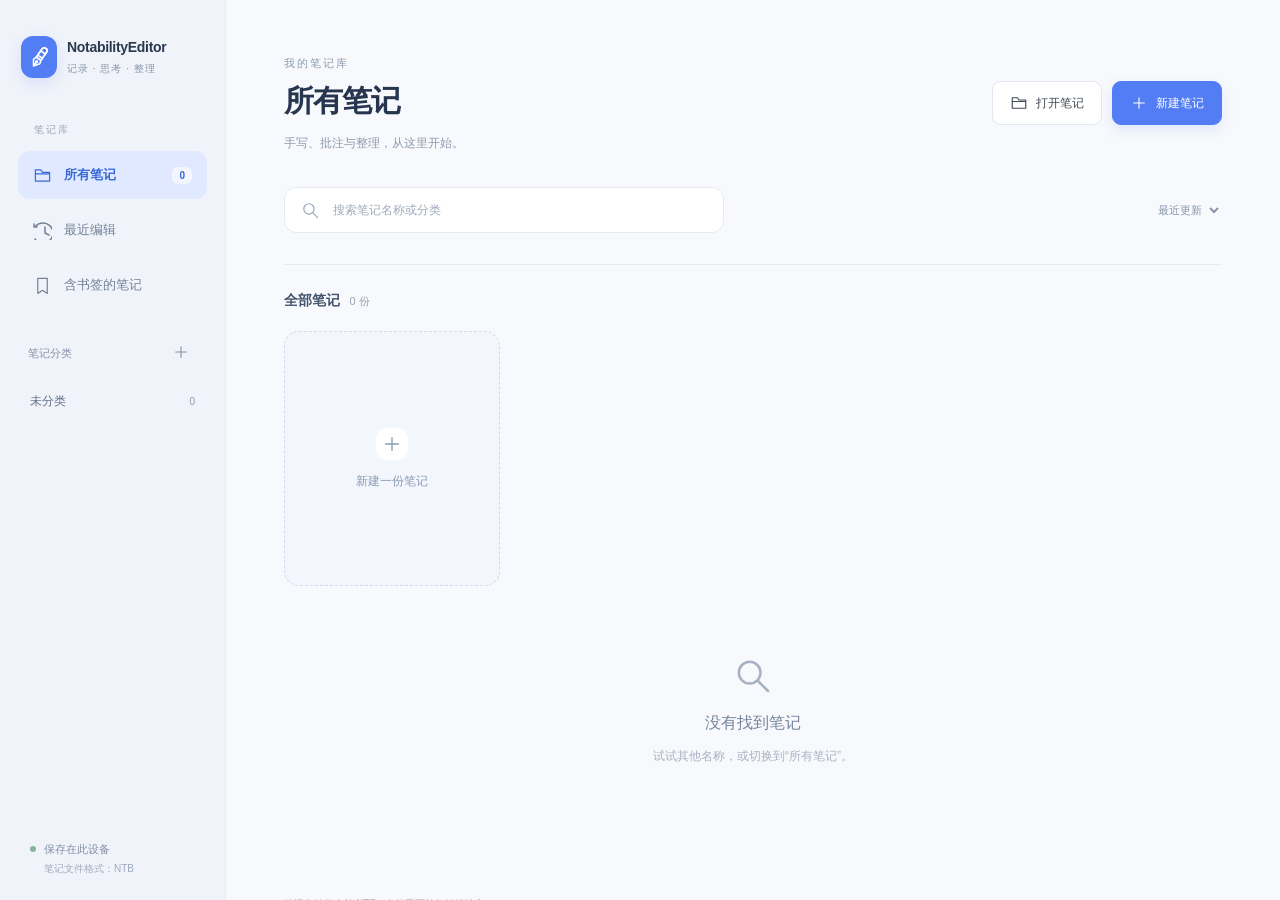
<file: android-tablet/design/index.html>
<!doctype html>
<html lang="zh-CN"><head><meta charset="utf-8"><meta name="viewport" content="width=device-width,initial-scale=1"><meta http-equiv="refresh" content="0;url=home/index.html"><title>NotabilityEditor · 主页</title></head><body><a href="home/index.html">进入笔记主页</a></body></html>
</file>
<file: android-tablet/design/shared/ui.css>
@font-face { font-family: TabletUI; src: local("Microsoft YaHei"), local("PingFang SC"); }
* { box-sizing: border-box; }
:root { font-family: TabletUI, "Segoe UI", sans-serif; color: #414954; background: #fff; --blue: #527df4; --panel: 280px; --header: 184px; }
body { margin: 0; overflow: hidden; }
button, input, select { font: inherit; }
button { color: inherit; background: none; border: 0; cursor: pointer; -webkit-tap-highlight-color: transparent; }
button:disabled { opacity: .25; cursor: default; }
button:focus-visible, input:focus-visible, select:focus-visible { outline: 2px solid #527df4; outline-offset: 3px; }
svg { width: 24px; height: 24px; fill: none; stroke: currentColor; stroke-width: 1.5; stroke-linecap: round; stroke-linejoin: round; flex-shrink: 0; }
[hidden] { display: none !important; }
.svg-defs { position: absolute; width: 0; height: 0; overflow: hidden; }
dialog { border: 1px solid #e1e4eb; border-radius: 22px; padding: 25px; width: min(460px, calc(100vw - 32px)); color: #354255; box-shadow: 0 25px 100px #102b4b30; }
dialog::backdrop { background: #20334d35; backdrop-filter: blur(3px); }
.modal-heading { display: flex; align-items: center; justify-content: space-between; margin-bottom: 17px; }
.modal-heading h2 { font-size: 19px; margin: 0; }
.modal-heading button { font-size: 26px; color: #9aabba; }
.modal-copy { font-size: 12px; line-height: 1.9; color: #7a8b9f; }
.form-label { display: block; font-size: 12px; margin: 18px 0 9px; }
.text-input { width: 100%; border: 1px solid #dce3ed; border-radius: 9px; padding: 12px; font-size: 13px; color: #293b50; background: white; }
.paper-options { display: flex; gap: 10px; }
.paper-option { flex: 1; height: 80px; border: 1px solid #dde4ee; border-radius: 9px; display: flex; align-items: center; justify-content: center; flex-direction: column; gap: 12px; font-size: 11px; }
.paper-option.chosen { border-color: #6996fa; background: #f0f5ff; color: #386ceb; }
.paper-sample { width: 34px; height: 22px; background-color: #fff; border: 1px solid #e1e6ed; }
.paper-sample.grid { background-image: linear-gradient(#dbe4eb 1px, transparent 1px), linear-gradient(90deg, #dbe4eb 1px, transparent 1px); background-size: 6px 6px; }
.paper-sample.lined { background-image: linear-gradient(#dbe4eb 1px, transparent 1px); background-size: 100% 6px; }
.modal-actions { display: flex; gap: 10px; justify-content: flex-end; margin-top: 26px; }
.button { height: 40px; padding: 0 16px; display: inline-flex; align-items: center; justify-content: center; gap: 8px; font-size: 12px; border-radius: 9px; }
.button.primary { background: #527df4; color: white; }
.setting-row { display: flex; justify-content: space-between; gap: 16px; align-items: center; padding: 15px 0; border-bottom: 1px solid #edf0f5; font-size: 12px; }
.setting-row small { display: block; font-size: 10px; color: #97a3b2; line-height: 1.6; margin-top: 5px; }
.switch { accent-color: #527df4; width: 20px; height: 20px; flex-shrink: 0; }
.library-card { padding: 16px; background: #f5f7fb; border: 1px solid #e3e9f2; border-radius: 12px; width: 100%; text-align: left; font-size: 13px; }
.library-card small { display: block; color: #91a0b2; font-size: 11px; margin-top: 8px; }
.toast { position: fixed; bottom: 80px; left: 50%; transform: translateX(-50%); background: #354155ee; color: white; padding: 13px 22px; border-radius: 12px; font-size: 12px; z-index: 100; max-width: 90vw; text-align: center; }

.home-mode #editor-root { display:none; }
body:not(.home-mode) #home-root { display:none; }
.local-dot { display:inline-block; width:6px; height:6px; border-radius:50%; background:#83b3a0; }

.button.danger { color:#c94c50; background:#fff0f0; }
.button.danger:hover { background:#ffe1e1; }

@media(max-width:420px){ .return-actions { flex-wrap:wrap; gap:8px; } .return-actions .button { flex:1 1 auto; padding:0 10px; } }

.paper-sample.dotted { background-image: radial-gradient(#a3b7d3 1px, transparent 1px); background-size: 8px 8px; }
</file>
<file: android-tablet/design/home/home.css>
.home-screen { height: 100dvh; display: grid; grid-template-columns: 226px minmax(0, 1fr); background: #f8f9fc; }
.home-sidebar { display: flex; flex-direction: column; gap: 0; padding: 36px 18px 24px; background: #f0f3f9; border-right: 1px solid #e7ebf3; }
.home-brand { display: flex; align-items: center; gap: 10px; text-decoration: none; color: #29394e; margin: 0 0 45px 3px; }
.home-brand>span { width: 36px; height: 42px; border-radius: 12px; display: grid; place-items: center; background: #527df4; color: #fff; box-shadow: 0 5px 15px #527df428; }
.home-brand svg { width: 25px; height: 25px; }
.home-brand strong { font-size: 14px; letter-spacing: -.3px; }
.home-brand small { display: block; font-size: 10px; letter-spacing: 1px; font-weight: 400; color: #8a97ac; margin-top: 7px; }
.home-nav-label { padding: 0 16px; font-size: 10px; letter-spacing: 2px; color: #9aa6b7; margin: 0 0 14px; }
.home-nav { display: grid; gap: 7px; }
.home-nav button { display: flex; align-items: center; gap: 12px; min-height: 48px; padding: 0 15px; border-radius: 12px; font-size: 13px; color: #738198; text-align: left; }
.home-nav svg { width: 19px; height: 19px; }
.home-nav button:hover { background: #e8edf7; }
.home-nav button.selected { background: #e0e9ff; color: #3869d6; font-weight: 600; }
.home-nav button>span { margin-left: auto; font-size: 10px; background: #fff9; padding: 3px 7px; border-radius: 6px; }
.home-local { margin: auto 12px 0; display: flex; align-items: flex-start; gap: 8px; font-size: 11px; color: #8190a4; line-height: 1.5; }
.home-local .local-dot { margin-top: 5px; width: 6px; height: 6px; }
.home-local small { display: block; color: #a0aabd; font-size: 10px; margin-top: 4px; }
.home-main { overflow: auto; padding: 53px clamp(24px, 4.5vw, 70px) 26px; min-width: 0; }
.home-heading { display: flex; align-items: center; justify-content: space-between; gap: 20px; margin-bottom: 34px; }
.home-eyebrow { color: #8c9bb1; font-size: 11px; letter-spacing: 2px; }
.home-heading h1 { margin: 10px 0 11px; font-size: 30px; font-weight: 650; letter-spacing: -1px; color: #26364e; }
.home-heading p { margin: 0; font-size: 12px; color: #8e9baf; line-height: 1.7; }
.home-actions { display: flex; gap: 10px; flex-shrink: 0; }
.home-actions .button { height: 44px; padding: 0 17px; background: white; border: 1px solid #e1e7f0; font-size: 12px; }
.home-actions .primary { background: #527df4; border-color: #527df4; box-shadow: 0 5px 14px #527df426; }
.home-actions svg { width: 18px; height: 18px; }
.home-search-row { display: flex; align-items: center; gap: 18px; padding-bottom: 31px; border-bottom: 1px solid #e7ebf3; }
.home-search { display: flex; align-items: center; gap: 11px; width: min(440px, 100%); background: white; padding: 0 16px; border: 1px solid #e6ebf3; height: 46px; border-radius: 12px; color: #9aa7bb; }
.home-search svg { width: 19px; height: 19px; }
.home-search input { width: 100%; min-width: 0; border: 0; background: none; outline: none; font-size: 12px; color: #3e4c63; }
.home-search input::placeholder { color: #a0abbc; }
#home-sort { margin-left: auto; padding: 10px 4px; background: none; border: 0; color: #8796ab; font-size: 11px; }
.home-section-heading { display: flex; align-items: center; gap: 10px; margin: 27px 0 21px; }
.home-section-heading h2 { font-size: 14px; color: #43536c; margin: 0; font-weight: 600; }
.home-section-heading>span { color: #9ba6b8; font-size: 11px; }
.home-notes { display: grid; grid-template-columns: repeat(auto-fill, minmax(min(190px, 100%), 1fr)); gap: 25px; align-items: start; }
.note-open { display: block; width: 100%; padding: 0; text-align: left; border-radius: 16px; }
.note-open:hover .home-cover { transform: translateY(-3px); border-color: #a9bff4; box-shadow: 0 8px 22px #37507812; }
.home-cover { aspect-ratio: 1 / 1.18; max-height: 280px; background: #eef2fa; border: 1px solid #e2e8f2; border-radius: 15px; padding: 18px 22px; position: relative; transition: transform .18s, box-shadow .18s; overflow: hidden; display: flex; justify-content: center; }
.home-cover canvas { display: block; width: auto; max-width: 100%; height: 100%; object-fit: contain; border-radius: 3px; box-shadow: 0 3px 12px #26364e1a; }
.home-cover .cover-bookmark { position: absolute; right: 12px; top: 12px; color: #527df4; width: 19px; height: 23px; fill: #c6d6ff; }
.note-open h3 { font-size: 13px; color: #3c4d67; margin: 14px 0 7px; font-weight: 600; overflow: hidden; text-overflow: ellipsis; white-space: nowrap; }
.note-open p { display: flex; gap: 8px; color: #9aa7bb; font-size: 10px; margin: 0; }
.home-create-tile { aspect-ratio: 1 / 1.18; max-height: 280px; border: 1px dashed #d1dbea; border-radius: 15px; display: flex; flex-direction: column; align-items: center; justify-content: center; gap: 13px; background: #f3f6fc; color: #8a9bb6; font-size: 12px; }
.home-create-tile:hover { border-color: #8aa8ed; background: #eef3ff; color: #527df4; }
.home-create-tile svg { width: 32px; height: 32px; padding: 5px; background: white; border-radius: 10px; }
.home-empty { text-align: center; padding: 70px 15px; color: #a7b1c1; }
.home-empty>svg { width: 40px; height: 40px; }
.home-empty h2 { font-size: 16px; color: #74849c; font-weight: 500; }
.home-empty p { font-size: 12px; }
.home-footer { margin-top: 50px; color: #aab4c4; font-size: 10px; }
@media (max-width: 1000px) {
  .home-screen { grid-template-columns: 190px minmax(0, 1fr); }
  .home-sidebar { padding: 30px 12px 24px; }
  .home-brand { gap: 7px; }
  .home-brand strong { font-size: 12px; }
  .home-main { padding: 35px 25px 24px; }
  .home-heading { align-items: flex-start; flex-wrap: wrap; gap: 22px; }
  .home-notes { gap: 18px; }
}
@media (max-width: 600px) {
  .home-screen { display: flex; flex-direction: column; }
  .home-sidebar { padding: 19px 18px 14px; border: 0; background: #f0f3f9; flex-shrink: 0; }
  .home-brand { margin: 0 0 19px; }
  .home-brand strong { font-size: 15px; }
  .home-nav-label, .home-local { display: none; }
  .home-nav { display: flex; gap: 5px; }
  .home-nav button { min-height: 40px; padding: 0 9px; gap: 5px; font-size: 11px; }
  .home-nav svg { width: 16px; height: 16px; }
  .home-nav button>span { display: none; }
  .home-main { flex: 1; min-height: 0; padding: 26px 20px; }
  .home-heading { margin-bottom: 24px; }
  .home-heading h1 { font-size: 26px; }
  .home-actions .button { height: 42px; }
  .home-search-row { gap: 8px; padding-bottom: 23px; }
  .home-search { padding: 0 11px; }
  #home-sort { width: 85px; flex-shrink: 0; }
  .home-notes { grid-template-columns: repeat(2, minmax(0, 1fr)); gap: 18px 13px; }
  .home-cover { padding: 14px; }
  .note-open h3 { font-size: 12px; }
  .note-open p { flex-direction: column; gap: 5px; }
}
@media (prefers-reduced-motion: reduce) { .home-cover { transition: none; } }

/* Notebook library categories stay separate from editor tool preferences. */
.home-sidebar { min-height: 0; overflow-y: auto; }
.home-category-heading { display:flex; align-items:center; justify-content:space-between; margin:28px 10px 10px; font-size:11px; color:#8591a5; }
.home-category-heading button { width:32px; height:32px; border-radius:10px; }
.home-category-heading svg { width:18px; height:18px; }
.home-categories { display:flex; flex-direction:column; gap:4px; }
.home-category-row { display:flex; min-width:0; align-items:center; gap:2px; }
.category-filter { min-width:0; flex:1; min-height:44px; display:flex; align-items:center; justify-content:space-between; gap:8px; padding:9px 12px; border-radius:12px; text-align:left; font-size:12px; color:#62718a; }
.category-filter>span:first-child { overflow:hidden; text-overflow:ellipsis; white-space:nowrap; }
.category-filter.selected { background:#e1e9fb; color:#356ce6; }
.category-count { font-size:10px; color:#8e9cb0; }
.category-more { flex-shrink:0; width:32px; min-height:40px; border-radius:10px; color:#7b89a0; }
.category-more:hover,.home-category-heading button:hover { background:#e1e9fb; }
.home-note-card { min-width:0; }
.note-category { display:block; max-width:100%; margin-top:10px; padding:5px 10px; background:#edf1f8; border-radius:8px; font-size:10px; color:#657b9a; white-space:nowrap; overflow:hidden; text-overflow:ellipsis; }
.note-category:hover { background:#e1e9fb; color:#356ce6; }
.form-error { color:#c94c50; font-size:12px; min-height:16px; }
@media(max-width:600px) {
  .home-sidebar { overflow:visible; }
  .home-category-heading { margin:12px 4px 2px; }
  .home-categories { flex-direction:row; overflow-x:auto; max-height:52px; gap:6px; }
  .home-category-row { flex-shrink:0; max-width:220px; }
  .category-filter { min-height:40px; }
  .category-more { width:25px; }
}

@media print { #home-root { display: none; } }

.home-note-actions { display:flex; align-items:center; gap:8px; margin-top:8px; }
.home-note-actions .note-category { margin:0; min-width:0; }
.notebook-more { margin-left:auto; flex-shrink:0; width:40px; height:40px; border-radius:10px; display:grid; place-items:center; color:#71819b; }
.notebook-more:hover { background:#e1e9fb; color:#356ce6; }
.notebook-more svg { width:20px; height:20px; }
.delete-notebook-name { font-weight:600; overflow-wrap:anywhere; }
</file>
<file: android-tablet/design/editor/editor.css>
.app-header { height: var(--header); background: linear-gradient(#f6f6f8, #f7f7f9); border-bottom: 1px solid #d8dbe0; position: relative; }
.icon-button { width: 44px; height: 44px; border-radius: 10px; display: inline-flex; align-items: center; justify-content: center; flex-shrink: 0; }
.icon-button:hover { background: #edf0f5; }
.library-button { position: absolute; left: 20px; top: 22px; width: 54px; height: 54px; background: #fff; border-radius: 20px; box-shadow: 0 8px 22px #242c3c10; }
.library-button svg { width: 26px; height: 26px; }
.brand-mark { display: none; }
.document-heading { position: absolute; bottom: 9px; left: 23px; right: 30px; }
.document-title { display: block; line-height: 30px; font-size: 21px; color: #191b20; text-align: left; padding: 0; max-width: 100%; overflow: hidden; white-space: nowrap; text-overflow: ellipsis; }
.document-title span { font-size: 12px; color: #a7aab0; margin-left: 7px; }
.document-state { display: none; }
.document-state[data-error="true"] { display: block; position: fixed; bottom: 22px; left: 18px; padding: 12px; background: #fff3f1; border-radius: 12px; font-size: 12px; color: #bc5a4b; z-index: 30; }
.document-controls { position: fixed; top: 22px; right: 18px; display: flex; align-items: center; gap: 4px; padding: 5px 8px; background: #fff; border-radius: 20px; box-shadow: 0 8px 25px #242c3c12; z-index: 50; }
.document-controls .icon-button { width: 43px; height: 44px; }
.document-controls svg { width: 26px; height: 26px; }
#toggle-pages[aria-expanded="true"] { color: #416bdf; background: #edf2ff; }
#toggle-pages[aria-expanded="true"] svg { fill: #6286ef33; }
.workspace { display: flex; height: calc(100dvh - var(--header)); padding-right: var(--panel); }
.pages-hidden .workspace { padding-right: 0; }
.editor { flex: 1; min-width: 0; position: relative; display: flex; flex-direction: column; background: white; }
.editor-topline { display: none; }
.tool-dock { position: fixed; top: 22px; left: calc((100% - 180px) / 2); transform: translateX(-50%); width: min(760px, calc(100vw - 340px)); background: #fff; border: 1px solid #ffffffcc; border-radius: 23px; box-shadow: 0 9px 25px #242c3c19; z-index: 40; overflow: hidden; }
.tools { height: 59px; display: flex; justify-content: space-evenly; align-items: center; padding: 0 15px; gap: 6px; }
.tool { display: flex; flex: 1; flex-direction: column; gap: 3px; align-items: center; justify-content: center; position: relative; height: 52px; max-width: 96px; min-width: 44px; border-radius: 10px; color: #535a65; }
.tool svg { width: 30px; height: 30px; stroke-width: 1.35; }
.tool span { display: block; font-size: 10px; line-height: 12px; white-space: nowrap; }
.tool:hover { background: #f3f5f9; }
.tool .ink-fill { fill: white; }
.tool .ink-tip { fill: currentColor; fill-opacity: .3; }
.tool.active { color: var(--ink-color, #356ce6); }
.tool.active .ink-fill { fill: var(--ink-color, #356ce6); fill-opacity: .65; }
.tool.active .ink-tip { fill: var(--ink-color, #356ce6); fill-opacity: .9; }
.tool.active::after { content: ""; position: absolute; bottom: 0; left: 25%; right: 25%; height: 2px; background: currentColor; border-radius: 3px; }
.tool[data-tool="eraser"].active { color: #535a65; }
.tool[data-tool="eraser"].active svg { fill: #f0a5bc88; }
.tool[data-tool="lasso"].active svg { fill: #a8bff799; }
.tool[data-tool="hand"].active { color: #535a65; }
.tool[data-tool="image"].active, .tool[data-tool="lasso"].active { color: #527df4; }
.toolbox-settings { width: 30px; min-width: 24px; }
.toolbox-settings svg { width: 18px; }
.divider { width: 1px; height: 30px; background: #d9dbe0; flex-shrink: 0; }
.tool-divider { height: 25px; margin: 0 4px; }
.tool-options { height: 57px; border-top: 1px solid #e0e0e5; padding: 0 15px; overflow-x: auto; scrollbar-width: thin; }
.ink-options, .eraser-options, .hand-options, .selection-menu { display: flex; height: 100%; align-items: center; justify-content: center; gap: 15px; }
.ink-options { width: max-content; min-width: 100%; }
.image-options { display: flex; align-items: center; gap: 10px; height: 100%; width: max-content; min-width: 100%; }
.image-options .segment { min-height: 40px; padding: 0 13px; font-size: 12px; gap: 5px; }
.image-options svg { width: 20px; height: 20px; }
#image-status { font-size: 11px; color: #9299a4; white-space: nowrap; }
.colors { display: flex; align-items: center; justify-content: space-around; flex: 1; gap: 9px; min-width: 0; }
.swatch { width: 29px; height: 29px; border-radius: 50%; padding: 0; background: var(--swatch); position: relative; border: 1px solid #11111106; flex-shrink: 0; }
.swatch.selected { outline: 1.5px solid #7193fa; outline-offset: 3px; }
.swatch.selected::after { content: ""; position: absolute; width: 4px; height: 17px; border-radius: 2px; background: white; left: 12px; top: 5px; transform: rotate(44deg); }
.custom-color { width: 29px; height: 29px; border-radius: 50%; background: #eeeff2; color: #747d89; font-size: 22px; position: relative; display: grid; place-items: center; overflow: hidden; cursor: pointer; flex-shrink: 0; }
.custom-color input { position: absolute; inset: 0; opacity: 0; cursor: pointer; width: 100%; height: 100%; }
.width-presets, .eraser-sizes { display: flex; gap: 9px; align-items: center; }
.width-presets button, .eraser-sizes button { height: 32px; width: 32px; padding: 0; border-radius: 50%; background: #eff0f3; display: grid; place-items: center; }
.width-presets i, .eraser-sizes i { display: block; width: var(--dot); height: var(--dot); border-radius: 50%; background: #454e5d; }
.width-presets .chosen, .eraser-sizes .chosen { outline: 1.5px solid #7193fa; outline-offset: 3px; }
.width-button { width: 24px; height: 36px; padding: 0; color: #8992a0; }
.width-button small { font-size: 9px; }
.selection-menu button, .segment { display: flex; align-items: center; justify-content: center; gap: 10px; height: 35px; padding: 0 22px; border-radius: 24px; background: #f0f0f2; font-size: 14px; color: #646b76; white-space: nowrap; }
.selection-menu button.chosen, .segment.chosen { background: #eef3ff; outline: 1.5px solid #668af5; color: #536782; }
.selection-menu svg { width: 28px; height: 24px; }
.eraser-options { gap: 19px; }
.eraser-options .segment { padding: 0 18px; gap: 7px; font-size: 13px; }
.eraser-options .segment svg { width: 29px; }
.hand-options { color: #9299a4; font-size: 12px; }
.hand-options svg { width: 20px; }
.hand-options button { color: #527df4; padding: 10px; }
.viewport { flex: 1; min-height: 0; overflow: auto; overscroll-behavior: contain; scrollbar-width: thin; padding: 0 0 60px; background: white; }
.paper-space { position: relative; margin: 0 auto; }
.paper { position: relative; width: 900px; height: 1272px; background: #fff; transform-origin: top left; overflow: hidden; }
.paper canvas { width: 900px; height: 1272px; position: absolute; inset: 0; }
#overlay { touch-action: none; cursor: crosshair; }
#overlay.hand { cursor: grab; }
#overlay.dragging { cursor: grabbing; }
.canvas-footer { position: absolute; bottom: 19px; right: 18px; display: flex; gap: 12px; align-items: flex-end; z-index: 10; pointer-events: none; }
.preview-label { display: none; }
.view-controls { display: flex; align-items: center; gap: 4px; padding: 4px 8px; background: #ffffffee; box-shadow: 0 4px 20px #242c3c14; border: 1px solid #eeeeef; border-radius: 18px; font-size: 11px; color: #9ca3ad; pointer-events: auto; }
.view-controls button { min-width: 28px; height: 35px; border-radius: 8px; }
.view-controls button:hover { background: #eef2fa; }
.view-controls button:first-child, .view-controls button:nth-child(3) { font-size: 22px; }
.view-controls .divider { height: 16px; margin: 0 5px; }
.pages-panel { width: var(--panel); position: fixed; top: 0; right: 0; bottom: 0; background: #f5f5f8; border-left: 1px solid #cdd0d7; display: flex; flex-direction: column; padding-top: 97px; z-index: 25; }
.pages-hidden .pages-panel { display: none; }
.page-search { display: flex; align-items: center; gap: 10px; margin: 0 15px 16px; padding: 0 16px; height: 53px; min-height: 53px; background: white; border: 1px solid #dddfe5; border-radius: 28px; color: #9096a1; }
.page-search svg { width: 20px; }
.page-search input { min-width: 0; width: 100%; background: none; border: 0; outline: none; font-size: 16px; color: #4a535f; }
.panel-heading { display: flex; align-items: center; padding: 0 14px 17px; gap: 8px; }
.panel-heading select { border: 0; background: none; color: #22262e; font-size: 15px; font-weight: 600; min-width: 0; max-width: 150px; }
.panel-heading>span { color: #9da3ae; font-size: 10px; margin-left: auto; }
.panel-heading .icon-button { display: none; }
.note-info { display: none; }
.page-list { overflow: auto; flex: 1; padding: 0 15px; scrollbar-width: thin; }
.page-card { position: relative; padding: 0; margin: 0 0 18px; }
.page-open { border: 0; background: none; width: 100%; display: block; padding: 0; }
.page-preview { position: relative; background: white; border: 1px solid #bfc4ce; border-radius: 9px; overflow: hidden; width: 100%; aspect-ratio: 900 / 1272; }
.selected .page-preview { border: 3px solid #4b7bf8; }
.page-preview canvas { width: 100%; height: 100%; display: block; object-fit: cover; }
.page-meta { text-align: center; margin-top: 7px; color: #9ba2b0; font-size: 12px; }
.page-meta small { display: none; }
.page-bookmark { position: absolute; top: 1px; right: 8px; color: #7f8794; width: 29px; height: 35px; padding: 0; }
.page-bookmark svg { height: 29px; width: 25px; fill: #ffffffd9; }
.page-bookmark.bookmarked { color: #4b7bf8; }
.page-bookmark.bookmarked svg { fill: #a8bff7; }
.page-more { position: absolute; bottom: 37px; left: 9px; background: #ffffffee; width: 30px; height: 30px; border: 1px solid #9ca5b3; border-radius: 50%; padding: 0; display: grid; place-items: center; }
.page-more svg { width: 21px; }
.empty-pages { color: #929ba8; font-size: 12px; text-align: center; padding: 30px 0; }
.add-page { display: flex; align-items: center; justify-content: center; gap: 9px; background: white; border-radius: 13px; margin: 10px 15px 9px; min-height: 45px; box-shadow: 0 4px 18px #242c3c09; font-size: 13px; color: #527df4; }
.add-page svg { width: 18px; }
.sidebar-footer { font-size: 9px; color: #9ca6b4; display: flex; align-items: center; gap: 6px; margin: 0 18px 10px; }
.sidebar-footer button { margin-left: auto; font-size: 14px; }
.local-dot { width: 4px; height: 4px; background: #87b29e; border-radius: 50%; }
.popover { position: fixed; background: #fafafcee; border: 1px solid #e8e8ed; border-radius: 23px; padding: 14px; box-shadow: 0 12px 40px #242c3c20; backdrop-filter: blur(20px); z-index: 70; }
.popover button { display: flex; align-items: center; gap: 14px; width: 100%; padding: 13px 15px; text-align: left; border-radius: 10px; font-size: 14px; min-height: 46px; }
.popover button:hover { background: #e4e8f1; }
.popover button small { display: block; color: #8b94a3; font-size: 11px; margin-top: 5px; }
.menu-label { display: block; color: #919aa7; font-size: 11px; padding: 10px; }
.popover p { font-size: 10px; color: #929aa8; line-height: 1.8; margin: 10px; }
.more-menu { top: 86px; right: 18px; width: 330px; max-height: calc(100dvh - 105px); overflow: auto; }
.menu-group { display: block; background: #ededf1; border-radius: 13px; margin-bottom: 13px; overflow: hidden; }
.menu-group button { border-radius: 0; border-bottom: 1px solid #dcdde4; padding: 15px 17px; }
.menu-group button:last-child { border: 0; }
.menu-group:not(.file-actions) button { justify-content: space-between; }
.pdf-icon { border: 1px solid currentColor; border-radius: 3px; padding: 5px 2px; font-size: 8px; width: 24px; text-align: center; }
.more-footer { display: flex; align-items: center; justify-content: center; color: #979eaa; font-size: 11px; }
.more-footer button { width: 45px; height: 32px; padding: 0; min-height: 32px; justify-content: center; font-size: 20px; }
.export-menu { right: 34px; top: 96px; width: 300px; }
.export-menu button small { margin-left: auto; }
.page-context-menu { width: 248px; padding: 10px; }
.danger { color: #ec5968; }
.selection-actions { position: absolute; top: 12px; left: 50%; transform: translateX(-50%); display: flex; align-items: center; gap: 15px; padding: 5px 14px; background: #fff; border: 1px solid #dce3ef; border-radius: 12px; box-shadow: 0 5px 20px #26334612; font-size: 11px; white-space: nowrap; z-index: 20; }
.selection-actions>span { color: #8b97a8; }
.selection-actions button { display: flex; align-items: center; gap: 5px; height: 35px; color: #527df4; }
.selection-actions svg { width: 16px; }
.left-hand .workspace { padding-left: var(--panel); padding-right: 0; }
.left-hand.pages-hidden .workspace { padding-left: 0; }
.left-hand .pages-panel { right: auto; left: 0; border-left: 0; border-right: 1px solid #cdd0d7; }
.toolbox-bottom .tool-dock { top: auto; bottom: 75px; }
.toolbox-bottom .viewport { padding-bottom: 200px; }
.focus-mode .app-header, .focus-mode .pages-panel { display: none; }
.focus-mode .workspace { height: 100dvh; padding: 0; }
.focus-exit { display: none; }
.focus-mode .focus-exit { display: block; position: absolute; bottom: 20px; left: 18px; background: white; border: 1px solid #e5e8ef; border-radius: 15px; min-height: 44px; padding: 0 17px; color: #527df4; box-shadow: 0 5px 20px #242c3c10; z-index: 20; }
@media (max-width: 1100px) {
  :root { --panel: 260px; }
  .tool-dock { width: calc(100vw - 320px); left: calc((100% - 165px) / 2); }
  .tools { gap: 2px; padding: 0 8px; }
  .tool { width: 44px; min-width: 44px; }
  .tool svg { width: 28px; height: 28px; }
  .tool-options { padding: 0 12px; }
  .ink-options { gap: 10px; }
  .colors { gap: 7px; }
  .swatch, .custom-color { width: 25px; height: 25px; }
  .swatch.selected::after { left: 10px; top: 5px; height: 13px; }
  .width-presets { gap: 6px; }
  .width-presets button { width: 27px; height: 27px; }
  .width-button { display: none; }
  .eraser-options { gap: 12px; }
  .eraser-sizes { gap: 7px; }
  .eraser-options .segment { padding: 0 12px; font-size: 12px; gap: 4px; }
}
@media (max-width: 850px) {
  :root { --panel: 250px; }
  .workspace, .left-hand .workspace { padding: 0; }
  .pages-panel { box-shadow: -12px 0 25px #242c3c0a; }
  .library-button { left: 14px; width: 48px; height: 52px; border-radius: 18px; }
  .document-controls { right: 12px; padding: 5px; gap: 0; }
  .document-controls .icon-button { width: 39px; }
  .tool-dock { left: calc((100% - 145px) / 2); width: calc(100vw - 295px); }
  .tool-options { padding: 0 10px; }
  .tool svg { width: 27px; height: 27px; }
  .colors { gap: 6px; }
  .ink-options { gap: 8px; }
  .swatch, .custom-color { width: 23px; height: 23px; }
  .swatch.selected::after { top: 4px; left: 9px; height: 13px; }
  .width-presets button { width: 25px; height: 25px; }
  .eraser-options { gap: 9px; }
  .eraser-options .segment { padding: 0 9px; }
  .eraser-options .segment svg { width: 23px; }
}
@media (max-width: 700px) {
  :root { --header: 207px; }
  .tool-dock { left: 50%; top: 84px; width: calc(100vw - 28px); max-width: 580px; border-radius: 19px; }
  .tools { height: 54px; }
  .tool-options { height: 53px; }
  .document-controls { top: 17px; }
  .library-button { top: 17px; }
  .document-heading { left: 78px; right: 190px; top: 34px; bottom: auto; }
  .document-title { font-size: 14px; line-height: 24px; }
  .document-title span { display: none; }
  .document-controls .icon-button { width: 36px; height: 40px; }
  .document-controls svg { width: 24px; }
  .more-menu { top: 75px; right: 12px; width: min(330px, calc(100vw - 24px)); }
  .export-menu { top: 83px; right: 12px; }
  .colors { gap: 5px; }
  .swatch, .custom-color { width: 22px; height: 22px; }
  .width-presets { gap: 5px; }
  .width-presets button { width: 24px; height: 24px; }
  .ink-options { gap: 7px; }
  .ink-options>.divider { height: 26px; }
  .pages-panel { padding-top: 85px; }
  .selection-menu { gap: 18px; }
  .selection-menu button { font-size: 13px; padding: 0 18px; }
  .view-controls { font-size: 10px; }
}
@media (max-width: 380px) {
  .document-heading { right: 180px; left: 72px; }
  .document-controls { gap: 0; right: 8px; }
  .document-controls .icon-button { width: 33px; }
  .colors [data-color="#111111"] { display: none; }
  .eraser-options .segment { padding: 0 7px; font-size: 11px; }
  .eraser-sizes button { width: 25px; height: 25px; }
  .eraser-options { gap: 8px; }
}
/* The note column owns its header and page; the page manager is a sibling column. */
:root { --panel: clamp(128px, 26.5vw, 320px); --header: 220px; }
body { --note-width: calc(100vw - var(--panel)); --note-left: 0px; }
body.pages-hidden { --note-width: 100vw; }
body:not(.pages-hidden) { --header: 184px; }
body.left-hand:not(.pages-hidden) { --note-left: var(--panel); }
.workspace, .left-hand .workspace, .pages-hidden .workspace, .left-hand.pages-hidden .workspace { display: grid; grid-template-columns: minmax(0, 1fr) var(--panel); height: 100dvh; padding: 0; }
.pages-hidden .workspace { grid-template-columns: minmax(0, 1fr); }
.left-hand:not(.pages-hidden) .workspace { grid-template-columns: var(--panel) minmax(0, 1fr); }
.editor { grid-column: 1; grid-row: 1; min-height: 0; }
.left-hand:not(.pages-hidden) .editor { grid-column: 2; }
.pages-panel, .left-hand .pages-panel { position: relative; inset: auto; grid-column: 2; grid-row: 1; width: auto; min-width: 0; min-height: 0; padding-top: 97px; border: 0; border-left: 1px solid #cdd0d7; box-shadow: none; }
.left-hand:not(.pages-hidden) .pages-panel { grid-column: 1; border-left: 0; border-right: 1px solid #cdd0d7; }
.panel-heading .icon-button { display: inline-flex; width: 30px; height: 30px; }
.panel-heading select { flex: 1; }
.app-header { height: var(--header); flex: 0 0 var(--header); min-width: 0; }
.library-button { top: 22px; left: 20px; }
.document-heading { top: 34px; bottom: auto; left: 86px; right: 228px; }
.document-title { font-size: 17px; line-height: 30px; }
.document-controls { top: 22px; right: 18px; left: auto; padding: 5px 8px; gap: 4px; }
.document-controls .icon-button { width: 43px; height: 44px; }
body:not(.pages-hidden) .document-controls { right: calc((var(--panel) - 200px) / 2); }
body.left-hand:not(.pages-hidden) .document-controls { right: auto; left: calc((var(--panel) - 200px) / 2); }
.tool-dock { position: absolute; top: 84px; left: 50%; width: min(760px, calc(100% - 28px)); max-width: none; }
body:not(.pages-hidden) .tool-dock { top: 22px; left: calc(50% + 35px); width: min(760px, calc(100% - 110px)); }
body:not(.pages-hidden) .document-heading { top: auto; bottom: 10px; left: 23px; right: 20px; }
.tools { overflow-x: auto; scrollbar-width: none; }
.tool { flex-shrink: 0; }
.selection-actions { top: calc(var(--header) + 12px); max-width: calc(100% - 20px); }
.toolbox-bottom .tool-dock { position: fixed; top: auto; bottom: 75px; left: calc(var(--note-left) + var(--note-width) / 2); width: min(760px, calc(var(--note-width) - 28px)); }
.toolbox-bottom .viewport { padding-bottom: 200px; }
.focus-mode .workspace { display: flex; }
.focus-mode .editor { width: 100%; }
.focus-mode .selection-actions { top: 12px; }
@media (max-width: 850px) {
  .tool-options { padding: 0 10px; }
  .page-search { margin: 0 10px 12px; padding: 0 10px; gap: 5px; }
  .panel-heading { padding: 0 10px 12px; gap: 2px; flex-wrap: wrap; }
  .panel-heading select { font-size: 13px; width: 100%; }
  .page-list { padding: 0 10px; }
  .add-page { margin-left: 10px; margin-right: 10px; font-size: 12px; }
}
@media (max-width: 700px) {
  body:not(.pages-hidden) { --header: 207px; }
  .library-button { top: 17px; left: 14px; }
  .document-heading { top: 29px; left: 77px; right: 178px; }
  .document-title { font-size: 14px; line-height: 24px; }
  .document-controls { top: 17px; right: 12px; padding: 5px; gap: 0; }
  .document-controls .icon-button { width: 36px; height: 40px; }
  body:not(.pages-hidden) .document-controls { display: grid; grid-template-columns: repeat(2, 36px); top: 12px; right: calc((var(--panel) - 82px) / 2); border-radius: 18px; }
  body.left-hand:not(.pages-hidden) .document-controls { right: auto; left: calc((var(--panel) - 82px) / 2); }
  body:not(.pages-hidden) .tool-dock { top: 84px; left: 50%; width: calc(100% - 16px); }
  body:not(.pages-hidden) .document-heading { top: 29px; bottom: auto; left: 77px; right: 12px; }
  .tool { min-width: 40px; }
  .tool svg { width: 25px; height: 25px; }
  .tool span { font-size: 9px; }
  .pages-panel, .left-hand .pages-panel { padding-top: 115px; }
  .page-search { height: 42px; min-height: 42px; }
  .page-search input { font-size: 12px; }
  .sidebar-footer { margin-left: 10px; margin-right: 10px; }
  .selection-menu { gap: 8px; width: max-content; min-width: 100%; }
  .selection-menu button { padding: 0 10px; }
  .eraser-options { width: max-content; min-width: 100%; }
  .toolbox-bottom .tool-dock { top: auto; bottom: 75px; left: calc(var(--note-left) + var(--note-width) / 2); width: calc(var(--note-width) - 16px); }
}
@media print {
  body { overflow: visible; background: white; }
  .app-header, .pages-panel, .editor-topline, .tool-dock, .canvas-footer, .selection-actions, .popover, .toast, dialog { display: none !important; }
  .workspace, .editor, .viewport, .paper-space { display: block !important; width: auto !important; height: auto !important; overflow: visible !important; padding: 0 !important; margin: 0 !important; background: none !important; }
  .paper { transform: none !important; width: 100% !important; height: auto !important; }
  .paper #ink { position: relative !important; width: 100% !important; height: auto !important; }
  .paper #overlay { display: none; }
  @page { size: A4; margin: 0; }
}


/* v13: keep document/save controls visible and reserve native fullscreen space. */
.focus-mode .app-header { display: flex; }
.focus-mode .workspace { height: calc(100dvh - var(--header)); }
.viewport { touch-action: none; cursor: grab; padding-left: 16px; padding-right: 16px; background: #42464d; }
.viewport.margin-dragging { cursor: grabbing; }
</file>
